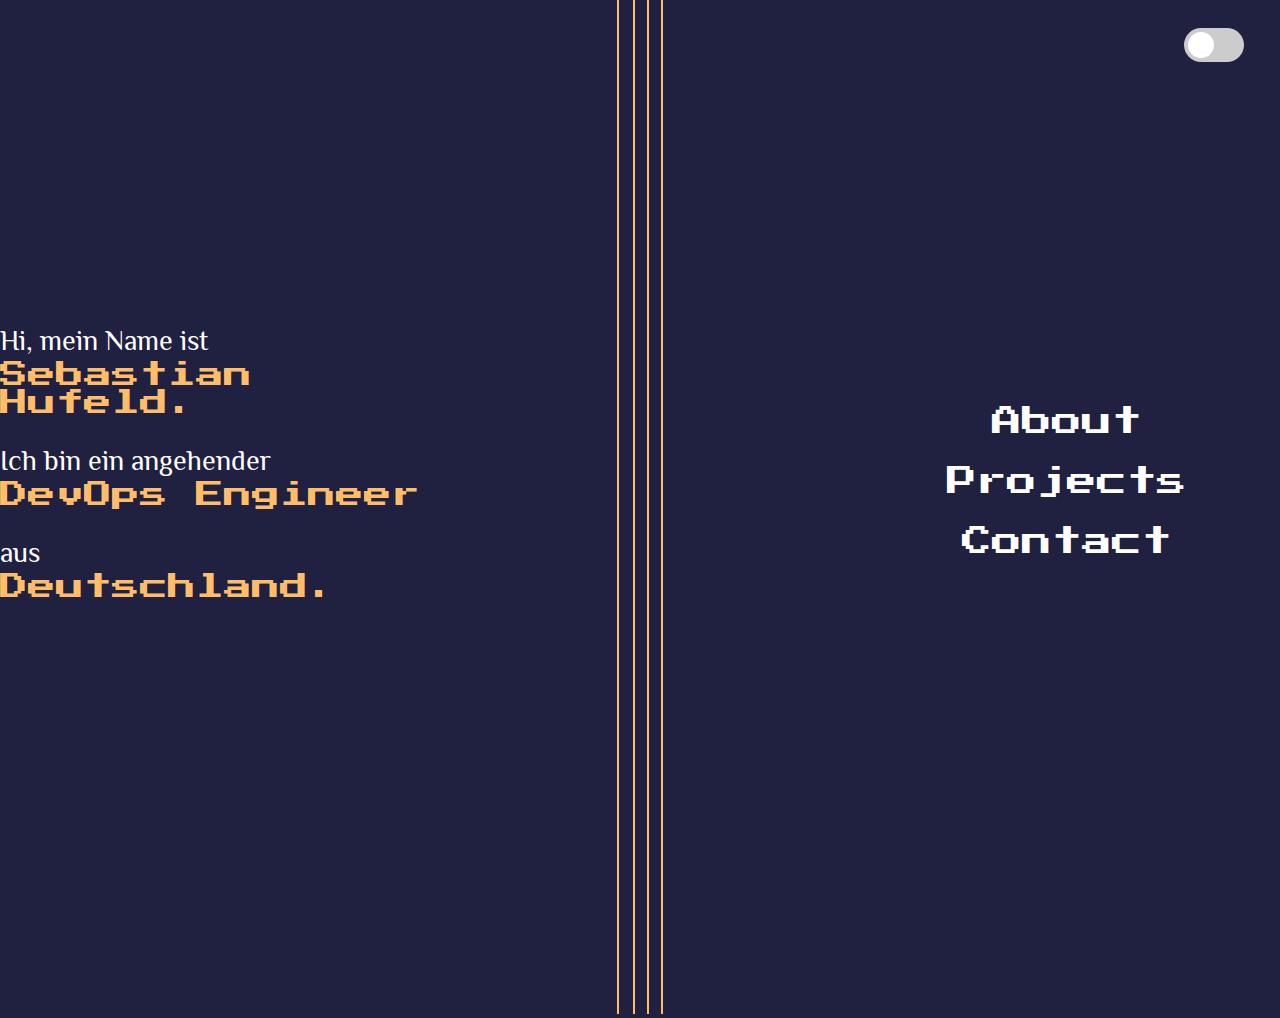
<file: index.html>
<!DOCTYPE html>
<html lang="en">
<head>
    <meta charset="UTF-8">
    <meta name="viewport" content="width=device-width, initial-scale=1.0">
    <link rel="stylesheet" href="style.css">
    <script defer src="script.js"></script>
    <title>Sebastian Hufeld</title>
</head>
<body>
        <div class="linies">
            <img src="Images/Linies.png" alt="Linien mittig des Bildschirms.">
        </div>
        <div class="herosection">
            <p class="philo">Hi, mein Name ist </p>
            <p class="pressStart">Sebastian Hufeld.</p>
            <p class="philo">Ich bin ein angehender </p>
            <p class="pressStart">DevOps Engineer</p>
            <p class="philo">aus</p>
            <p class="pressStart">Deutschland.</p>
        </div>
        <div class="navsection">
            <br>
            <a link href="about.html">About</a> <br> <br>
            <a link href="projects.html" >Projects</a> <br> <br>
            <a link href="contact.html">Contact</a> <br> <br>
        </div>
        <div class="theme-switch-wrapper">
            <label class="theme-switch" for="checkbox">
                <input type="checkbox" id="checkbox" />
                <div class="slider round"></div>
          </label>
        </div>
</body>
</html>
</file>
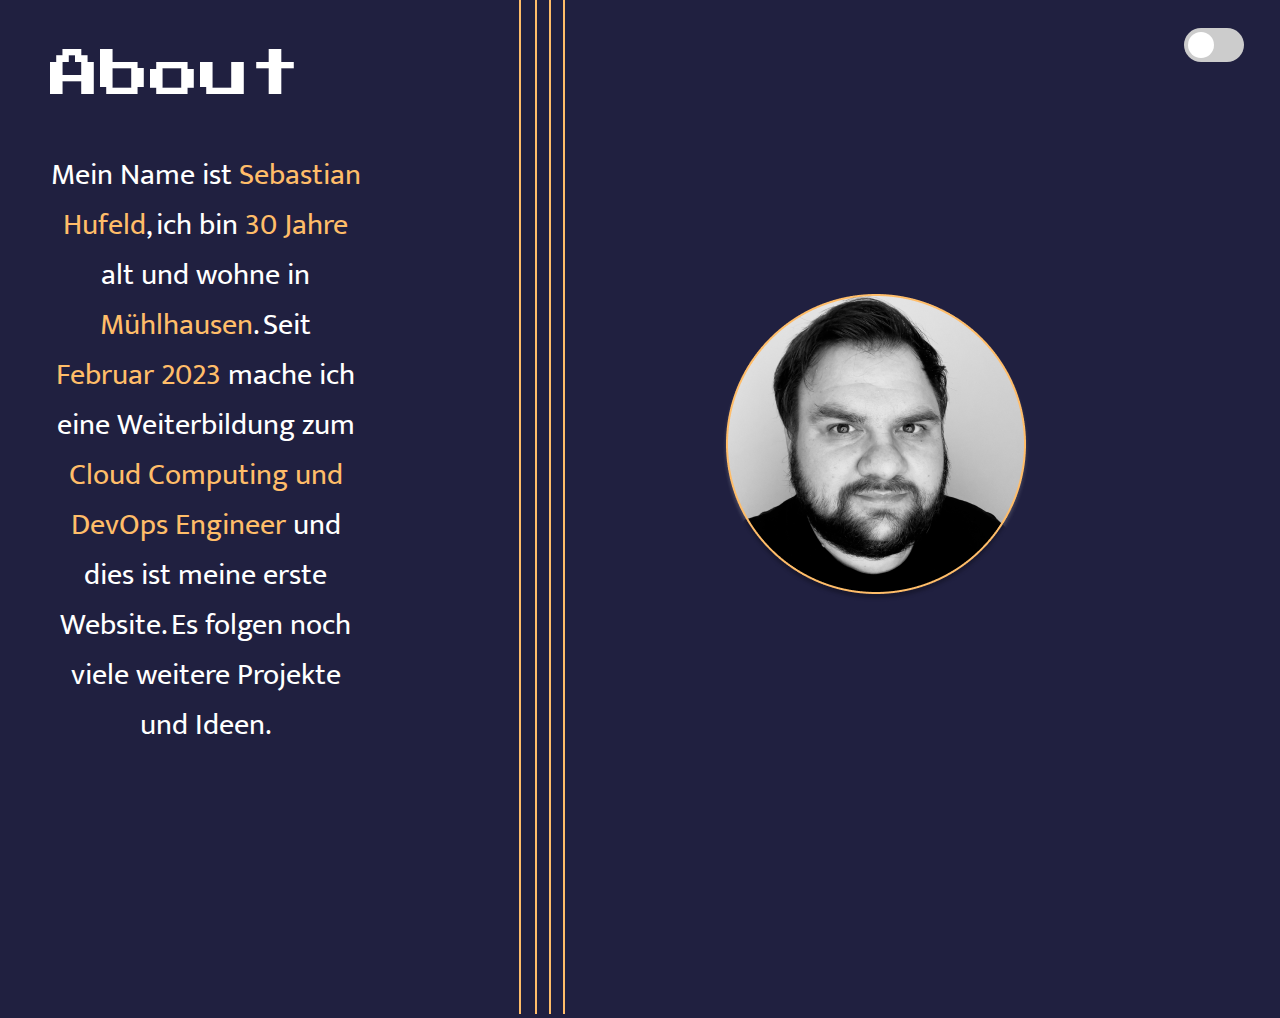
<file: about.html>
<!DOCTYPE html>
<html lang="en">
<head>
    <meta charset="UTF-8">
    <meta name="viewport" content="width=device-width, initial-scale=1.0">
    <link rel="stylesheet" href="style.css">
    <script defer src="script.js"></script>
    <title>Sebastian Hufeld | About</title>
</head>
<body>
    <div class="Seitentitel">
        <a href="index.html">About</a>
    </div>
    <div class="linies">
        <img src="Images/Linies.png" alt="Linien mittig des Bildschirms.">
    </div>
    <div class="maintext">
        <p>Mein Name ist <span>Sebastian Hufeld</span>, ich bin <span>30 Jahre</span> alt und wohne in <span>Mühlhausen</span>. Seit <span>Februar 2023</span> mache ich eine Weiterbildung zum <span>Cloud Computing und DevOps Engineer</span> und dies ist meine erste Website. Es folgen noch viele weitere Projekte und Ideen.</p>
    </div>
    <div class="mein_Bild">
        <img src="Images/me.png" alt="Ein Bild von mir.">
    </div>
    <div class="theme-switch-wrapper">
        <label class="theme-switch" for="checkbox">
            <input type="checkbox" id="checkbox" />
            <div class="slider round"></div>
      </label>
    </div>
</body>
</html>
</file>
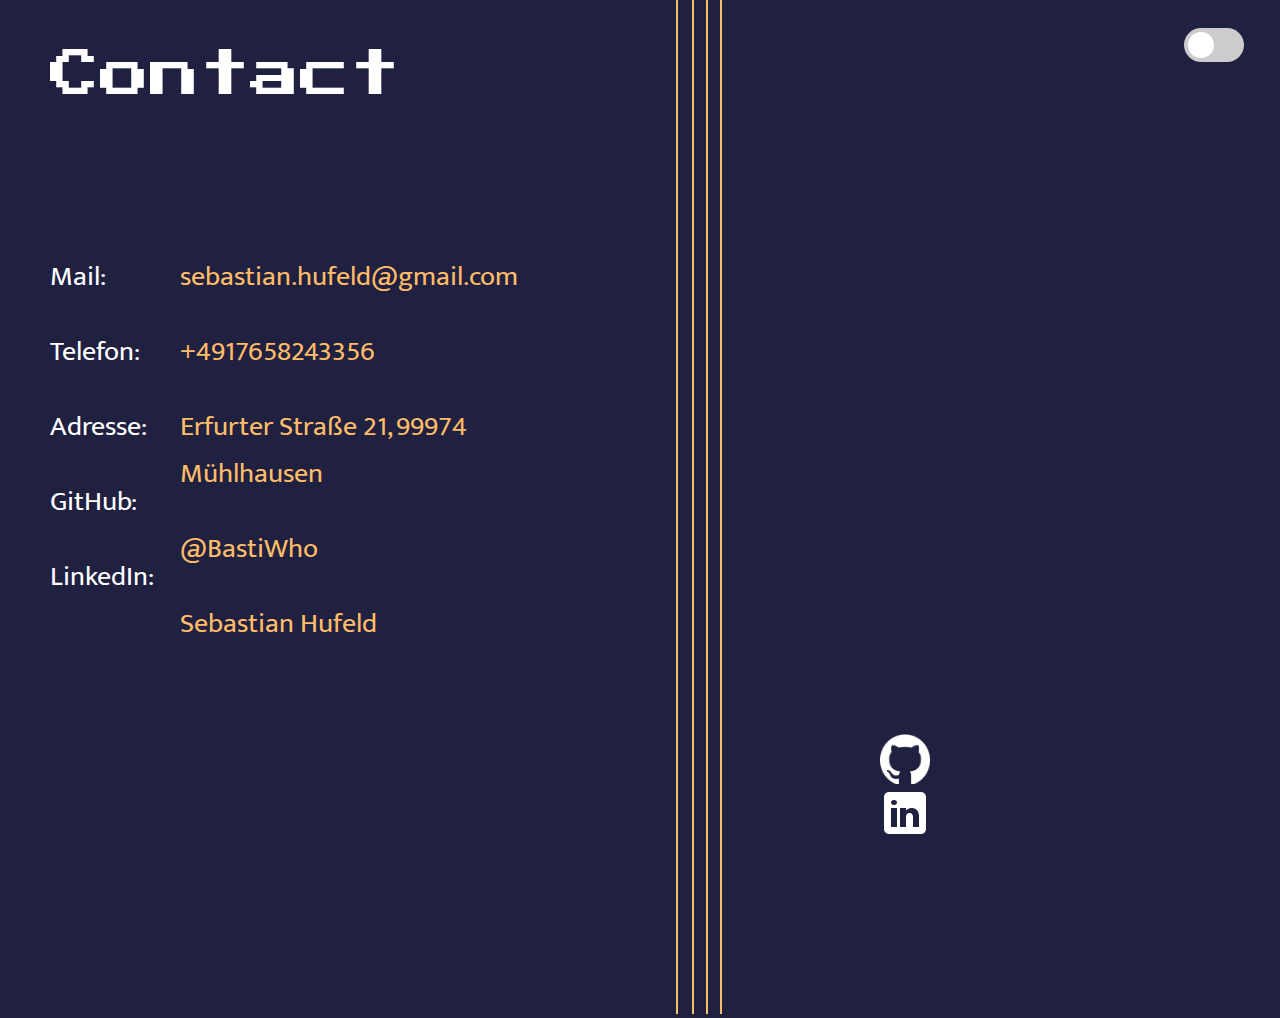
<file: contact.html>
<!DOCTYPE html>
<html lang="en">
<head>
    <meta charset="UTF-8">
    <meta name="viewport" content="width=device-width, initial-scale=1.0">
    <link rel="stylesheet" href="style.css">
    <script defer src="script.js"></script>
    <title>Sebastian Hufeld | Contact</title>
</head>
<body>
    <div class="Seitentitel">
        <a href="index.html">Contact</a>
    </div>
    <div class="linies">
        <img src="Images/Linies.png" alt="Linien mittig des Bildschirms.">
    </div>
    <div class="hauptpunkte">
        <p>Mail:</p>
        <p>Telefon:</p>
        <p>Adresse:</p>
        <p>GitHub:</p>
        <p>LinkedIn:</p>
    </div>
    <div class="nebenpunkte">
        <p>sebastian.hufeld@gmail.com</p>
        <p>+4917658243356</p>
        <p>Erfurter Straße 21, 99974 Mühlhausen</p>
        <p>@BastiWho</p>
        <p>Sebastian Hufeld</p>
    </div>
    </div>
    <div class="logos">
        <a href="https://github.com/BastiWho" target="_blank"><img class="gitlogo" src="Images/github-mark/github-mark-white.png" alt="GitHub Logo"></a>
        <a href="https://www.linkedin.com/in/sebastian-hufeld/" target="_blank"><img src="Images/icons8-linkedin-50.png" alt="LinkedIn Logo"></a>
    </div>
    <div class="theme-switch-wrapper">
        <label class="theme-switch" for="checkbox">
            <input type="checkbox" id="checkbox" />
            <div class="slider round"></div>
      </label>
    </div>
</body>
</html>
</file>
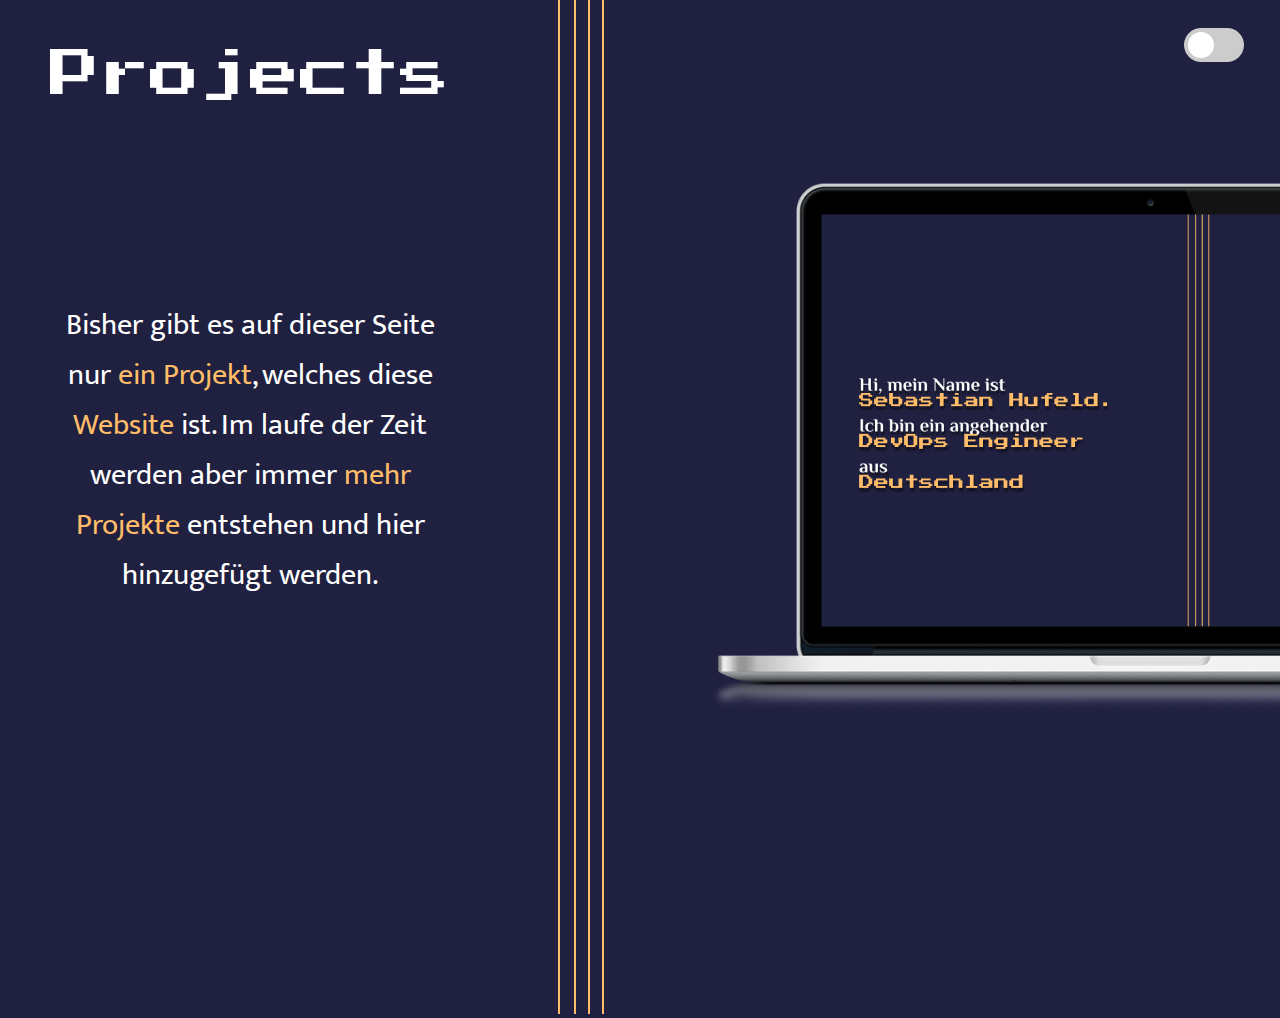
<file: projects.html>
<!DOCTYPE html>
<html lang="en">
<head>
    <meta charset="UTF-8">
    <meta name="viewport" content="width=device-width, initial-scale=1.0">
    <link rel="stylesheet" href="style.css">
    <script defer src="script.js"></script>
    <title>Sebastian Hufeld | Projects</title>
</head>
<body>
    <div class="Seitentitel">
        <a href="index.html">Projects</a>
    </div>
    <div class="linies">
        <img src="Images/Linies.png" alt="Linien mittig des Bildschirms.">
    </div>
    <div class="maintext">
        <p>Bisher gibt es auf dieser Seite nur <span>ein Projekt</span>, welches diese <span>Website</span> ist. Im laufe der Zeit werden aber immer <span>mehr Projekte</span> entstehen und hier hinzugefügt werden.</p>
    </div>
    <div class="notebook">
        <img src="Images/Notebook.png" alt="Projekte">
    </div>
    <div class="theme-switch-wrapper">
        <label class="theme-switch" for="checkbox">
            <input type="checkbox" id="checkbox" />
            <div class="slider round"></div>
      </label>
    </div>
</body>
</html>
</file>
<file: style.css>
:root{
    --primary-bg-color: #202040;
    --primary-text-color: #ffffff;
    --primary-highlight-color: #FFBD69;
}
[data-theme="dark"]{
    --primary-bg-color: #35a6db;
    --primary-text-color: black;
    --primary-highlight-color: #FFBD69;
}
@font-face {
    font-family: 'Philosopher';
    src: local('Philosopher'), local('Philosopher-Regular');
    src: url(Fonts/Philosopher-Regular.ttf); 
}
@font-face {
    font-family: 'Press Start 2P';
    src: local('Press Start 2P'), local('PressStart2P-Regular');
    src: url(Fonts/PressStart2P-Regular.ttf); 
}
@font-face {
    font-family: 'Mukta Vaani';
    src: local('Mukta Vaani'), local('Mukta Vaani-Regular');
    src: url(Fonts/MuktaVaani-Regular.ttf); 
}

body{
    background-color: var(--primary-bg-color);
    width: 100%;
    height: 100vh;
    display: grid;
    grid-template-rows: repeat(3, 1fr);
    grid-template-columns: repeat(3, 1fr);
    margin: 0;
    padding: 0;
    box-sizing: border-box;
    overflow: hidden;
}
.linies{
    margin: auto;
    margin-top: -10px;
    margin-bottom: -20px;
    grid-column-start: 2;
    grid-column-end: 3;
    grid-row-start: 1;
    grid-row-end: 3;
    height: 110%;
    padding: -10px;
}

.herosection{
    text-align: left;
    margin: auto;
    font-size: 28px;
    grid-column-start: 1;
    grid-column-end: 2;
    grid-row-start: 2;
    grid-row-end: 3;
    max-width: 100%;
}


.philo{
    font-family: 'Philosopher';
    color: var(--primary-text-color);
    margin-bottom: 20px;
}
.pressStart{
    font-family: "Press Start 2P";
    color: var(--primary-highlight-color);
    margin-top: -15px;
    margin-bottom: 3px;
}
a:link, a:visited{
    text-decoration: none;
    color: var(--primary-text-color);
}
a:hover{
    text-decoration:underline;
    color: var(--primary-highlight-color);
}

.navsection{
    font-family: "Press Start 2P";
    color: var(--primary-text-color);
    font-size: 30px;
    margin: auto;
    margin-top: 80px;
    text-align: center;
    grid-column-start: 3;
    grid-column-end: 4;
    grid-row-start: 2;
    grid-row-end: 3;
}

.maintext{
    font-family: "Mukta Vaani";
    color: var(--primary-text-color);
    text-align: center;
    font-size: 30px;
    margin: auto;
    margin-left: 50px;
    grid-column-start: 1;
    grid-column-end: 2;
    grid-row-start: 2;
    grid-row-end: 3;
}

.mein_Bild{
    margin: auto;
    margin-right: 250px;
    grid-column-start: 3;
    grid-column-end: 4;
    grid-row-start: 2;
    grid-row-end: 3;
}

.Seitentitel{
    font-family: "Press Start 2P";
    color: var(--primary-text-color);
    font-size: 50px;
    grid-column-start: 1;
    grid-column-end: 2;
    grid-row-start: 1;
    grid-row-end: 2;
    align-items: center;
    margin-top: 50px;
    margin-left: 50px;    
}

.notebook{
    margin: auto;
    margin-right: -10px;
    grid-column-start: 3;
    grid-column-end: 4;
    grid-row-start: 2;
    grid-row-end: 3;
}

span{
    color: var(--primary-highlight-color);
}

.hauptpunkte{
    font-family: "Mukta Vaani";
    color: var(--primary-text-color);
    text-align: left;
    margin-left: 50px;
    font-size: 28px;
    grid-column-start: 1;
    grid-column-end: 2;
    grid-row-start: 2;
    grid-row-end: 3;
    max-width: 100%;
}

.nebenpunkte{
    font-family: "Mukta Vaani";
    color: var(--primary-highlight-color);
    text-align: left;
    margin-left: 180px;
    font-size: 28px;
    grid-column-start: 1;
    grid-column-end: 2;
    grid-row-start: 2;
    grid-row-end: 3;
    max-width: 100%;
}

.gitlogo{
    width: 50px;
    height: 50px;
}

.logos{
    margin: auto;
    margin-right: 350px;
    grid-column-start: 3;
    grid-column-end: 4;
    grid-row-start: 3;
    grid-row-end: 4;
}

.theme-switch-wrapper {
    display: flex;
    align-items: center;
  }
.theme-switch {
    display: inline-block;
    height: 34px;
    position: relative;
    width: 60px;
  }
  
.theme-switch input {
    display:none;
  }
  
.slider {
    background-color: #ccc;
    bottom: 0;
    cursor: pointer;
    left: 0;
    position: absolute;
    right: 0;
    top: 0;
    transition: .4s;
  }
  
.slider:before {
    background-color: #fff;
    bottom: 4px;
    content: "";
    height: 26px;
    left: 4px;
    position: absolute;
    transition: .4s;
    width: 26px;
  }
  
input:checked + .slider {
    background-color: #66bb6a;
  }
  
input:checked + .slider:before {
    transform: translateX(26px);
  }
  
.slider.round {
    border-radius: 34px;
  }
  
.slider.round:before {
    border-radius: 50%;
  }
  
.theme-switch-wrapper{
    grid-column-start: 3;
    grid-column-end: 4;
    grid-row-start: 1;
    grid-row-end: 2;
    margin-right: 20px;
    margin-top: 20px;
    position: absolute;
    top: 8px;
    right: 16px;
    
}
</file>
